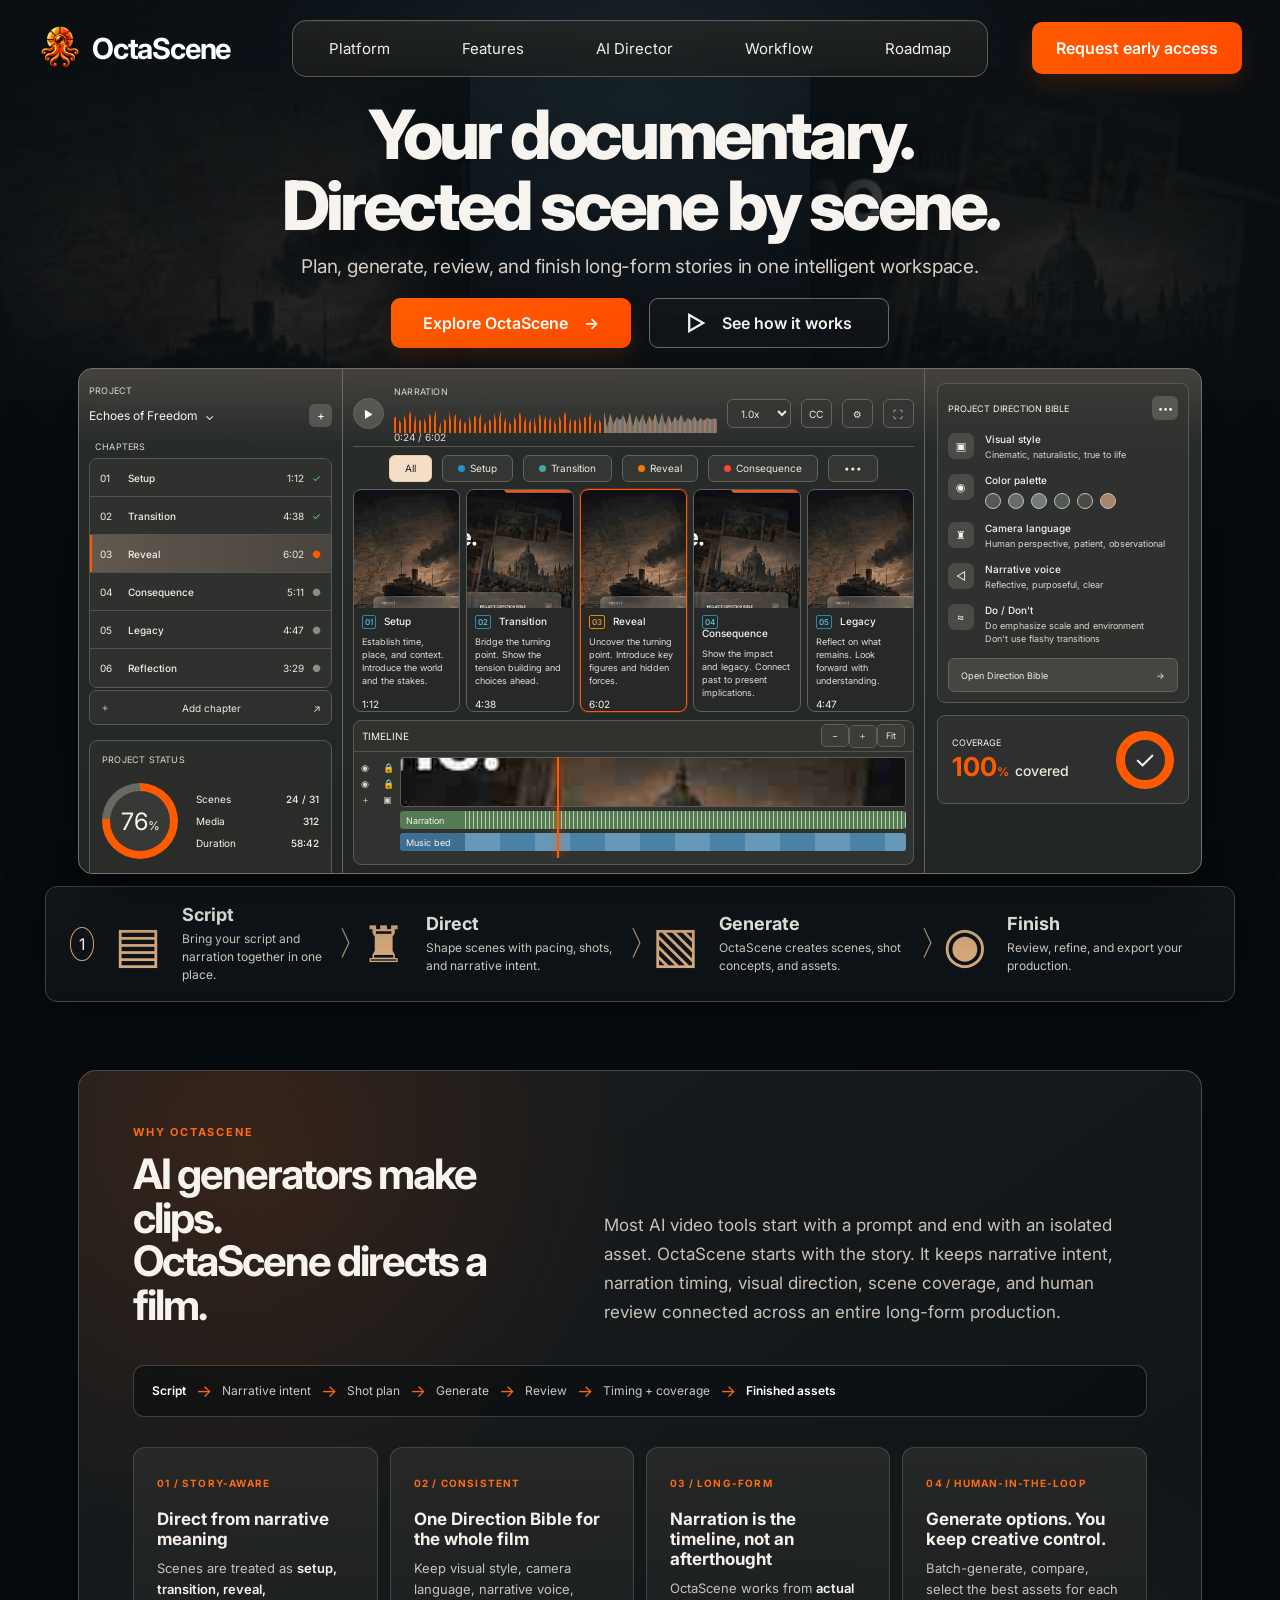
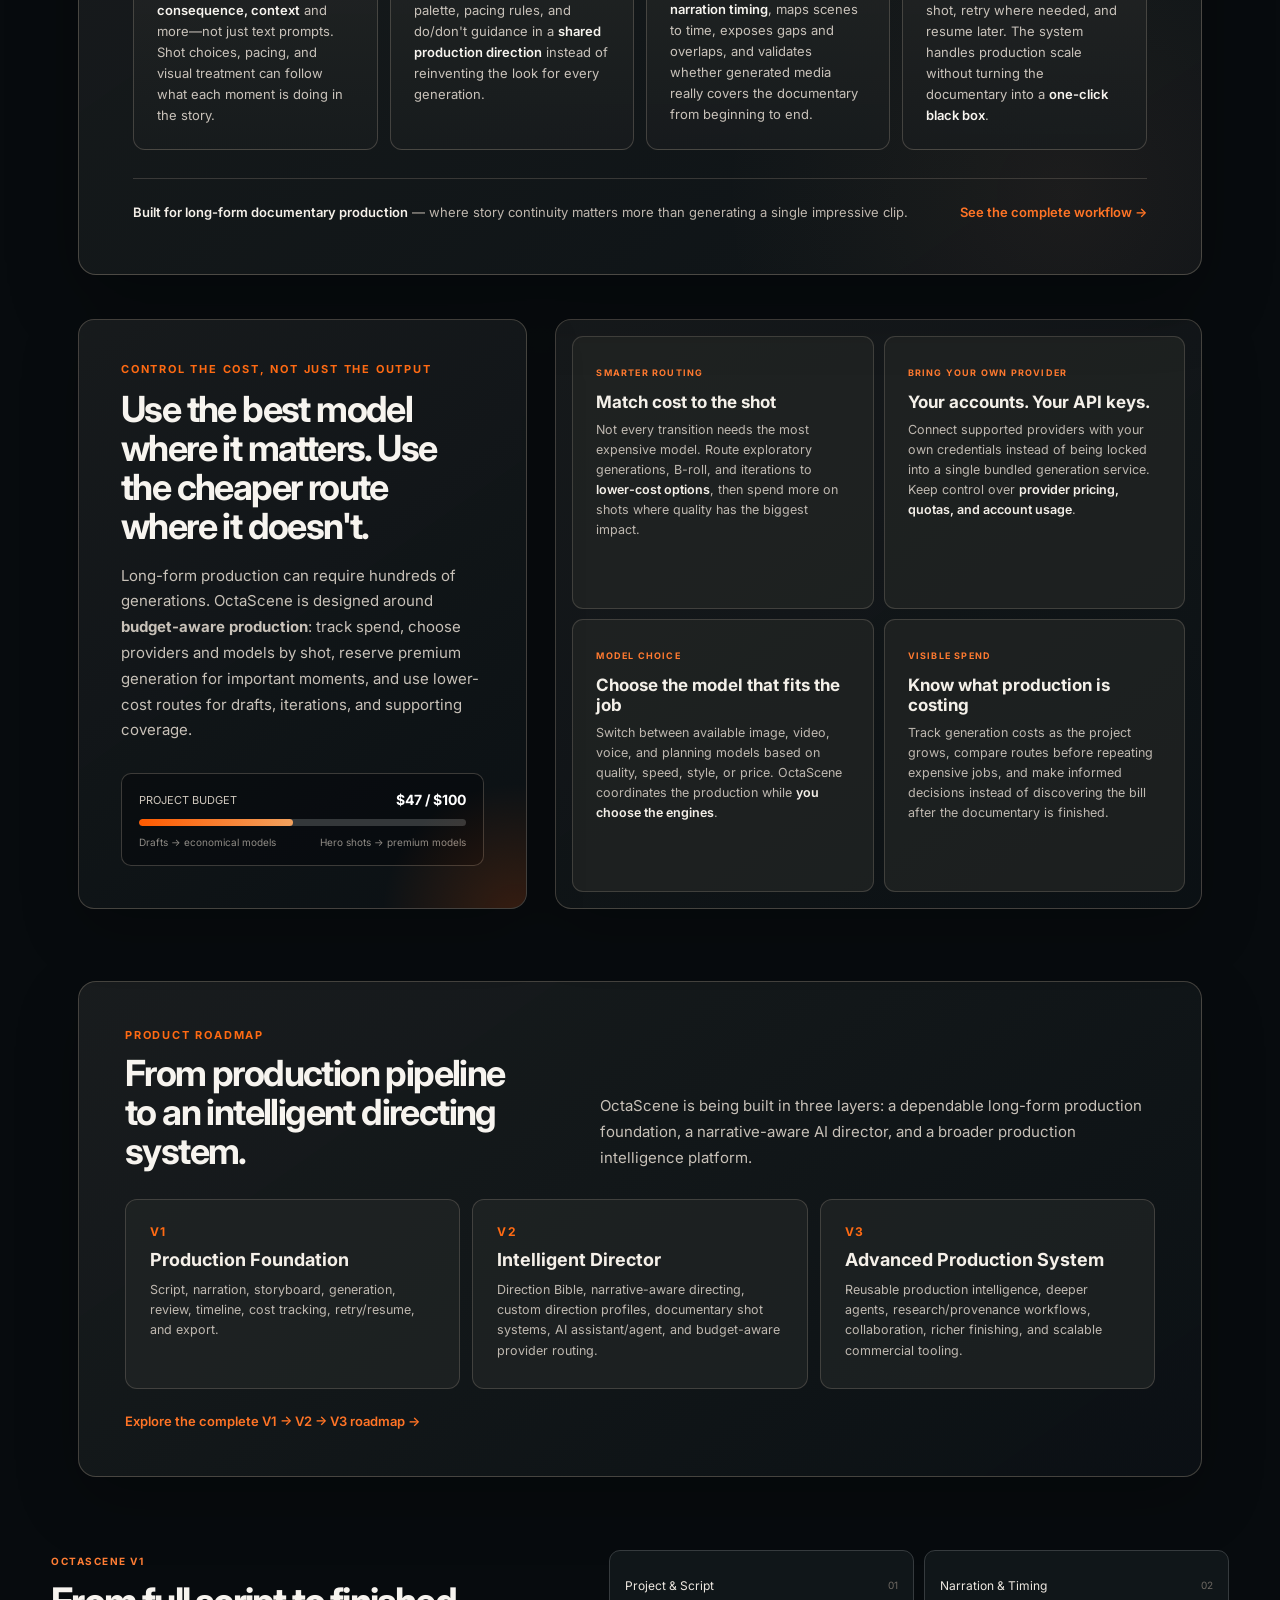
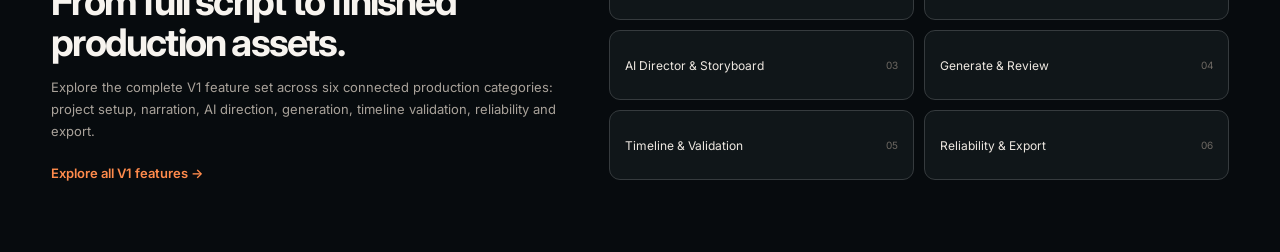
<file: index.html>
<!doctype html>
<html lang="en" data-theme="dark">
<head>
  <meta charset="utf-8" />
  <meta name="viewport" content="width=device-width,initial-scale=1" />
  <meta name="theme-color" content="#0b1014" />
  <title>OctaScene — Your documentary. Directed scene by scene.</title>
  <meta name="description" content="Plan, generate, review, and finish long-form documentaries in one intelligent workspace." />
  <link rel="preconnect" href="https://fonts.googleapis.com">
  <link rel="preconnect" href="https://fonts.gstatic.com" crossorigin>
  <link href="https://fonts.googleapis.com/css2?family=Inter:wght@400;500;600;700;800&display=swap" rel="stylesheet">
  <link rel="stylesheet" href="styles.css" />
  <style>
    .difference-section{width:87.8%;max-width:1350px;margin:68px auto 72px;padding:54px;border:1px solid rgba(126,117,106,.52);border-radius:18px;background:linear-gradient(145deg,rgba(31,34,34,.82),rgba(14,19,23,.92));box-shadow:0 26px 70px rgba(0,0,0,.28);position:relative;overflow:hidden}.difference-section:before{content:"";position:absolute;inset:0;background:radial-gradient(circle at 15% 10%,rgba(255,90,0,.13),transparent 32%),radial-gradient(circle at 88% 90%,rgba(191,142,94,.08),transparent 28%);pointer-events:none}.difference-head{position:relative;z-index:1;display:grid;grid-template-columns:.85fr 1.15fr;gap:70px;align-items:end;margin-bottom:38px}.difference-kicker{display:block;color:#ff6a13;font-size:11px;font-weight:700;letter-spacing:1.8px;margin-bottom:13px}.difference-head h2{font-size:42px;line-height:1.04;letter-spacing:-2px;margin:0;color:#f7f4ef}.difference-head p{margin:0;color:#c9c1b8;font-size:17px;line-height:1.7;max-width:660px}.difference-flow{position:relative;z-index:1;display:flex;align-items:center;gap:10px;margin:0 0 30px;padding:15px 18px;border:1px solid rgba(114,107,99,.5);border-radius:11px;background:rgba(8,12,15,.54);color:#cfc7bd;font-size:12px;overflow-x:auto;white-space:nowrap}.difference-flow b{color:#fff;font-weight:600}.difference-flow .arrow{color:#ff6510;font-size:17px}.difference-grid{position:relative;z-index:1;display:grid;grid-template-columns:repeat(4,1fr);gap:12px}.difference-card{min-height:210px;padding:23px;border:1px solid rgba(104,99,92,.55);border-radius:12px;background:linear-gradient(180deg,rgba(43,45,43,.78),rgba(24,28,30,.82));transition:transform .2s ease,border-color .2s ease}.difference-card:hover{transform:translateY(-3px);border-color:rgba(255,107,24,.55)}.difference-number{font-size:10px;color:#ff6a13;letter-spacing:1.2px;font-weight:700}.difference-card h3{font-size:17px;margin:18px 0 9px;color:#f5f0e9}.difference-card p{font-size:13px;line-height:1.62;color:#c9c2ba;margin:0}.difference-card strong{color:#f7f4ef;font-weight:600}.difference-note{position:relative;z-index:1;margin:28px 0 0;padding-top:25px;border-top:1px solid rgba(104,99,92,.45);display:flex;justify-content:space-between;gap:30px;align-items:center;color:#bfb7ae;font-size:13px}.difference-note b{color:#f5f0e9;font-weight:600}.difference-note a{color:#ff7426;text-decoration:none;font-weight:600;white-space:nowrap}.cost-control-section{width:87.8%;max-width:1350px;margin:-28px auto 72px;display:grid;grid-template-columns:.82fr 1.18fr;gap:28px;align-items:stretch}.cost-control-intro,.cost-control-grid{border:1px solid rgba(126,117,106,.46);border-radius:16px;background:linear-gradient(145deg,rgba(27,31,32,.82),rgba(12,17,21,.9));box-shadow:0 22px 58px rgba(0,0,0,.22)}.cost-control-intro{padding:42px;position:relative;overflow:hidden}.cost-control-intro:after{content:"";position:absolute;width:280px;height:280px;border-radius:50%;right:-130px;bottom:-150px;background:radial-gradient(circle,rgba(255,90,0,.18),transparent 68%);pointer-events:none}.cost-kicker{display:block;color:#ff6a13;font-size:11px;font-weight:700;letter-spacing:1.8px;margin-bottom:14px}.cost-control-intro h2{margin:0 0 17px;font-size:36px;line-height:1.08;letter-spacing:-1.6px;color:#f7f4ef}.cost-control-intro>p{margin:0;color:#c8c1b8;font-size:15px;line-height:1.72}.cost-meter{margin-top:30px;padding:17px;border:1px solid rgba(112,106,98,.5);border-radius:10px;background:rgba(7,11,14,.62)}.cost-meter-head{display:flex;justify-content:space-between;align-items:center;font-size:11px;color:#cfc7bd;margin-bottom:11px}.cost-meter-head strong{color:#fff;font-size:14px}.cost-meter-bar{height:7px;background:#34383a;border-radius:999px;overflow:hidden}.cost-meter-bar span{display:block;width:47%;height:100%;background:linear-gradient(90deg,#ff5a00,#f2a15e);border-radius:999px}.cost-meter-foot{display:flex;justify-content:space-between;gap:12px;margin-top:10px;color:#8f8b85;font-size:10px}.cost-control-grid{padding:16px;display:grid;grid-template-columns:repeat(2,1fr);gap:10px}.cost-card{padding:23px;border:1px solid rgba(104,99,92,.48);border-radius:11px;background:rgba(37,40,39,.66)}.cost-card-tag{font-size:9px;letter-spacing:1.2px;color:#ff7a30;font-weight:700}.cost-card h3{margin:12px 0 8px;font-size:17px;color:#f4f0e9}.cost-card p{margin:0;color:#bfb8b0;font-size:12.5px;line-height:1.6}.cost-card strong{color:#f5f0e9;font-weight:600}@media(max-width:980px){.difference-section{padding:34px 24px}.difference-head{grid-template-columns:1fr;gap:18px}.difference-grid{grid-template-columns:1fr 1fr}.difference-head h2{font-size:34px}.cost-control-section{grid-template-columns:1fr}.cost-control-intro{padding:34px 28px}}@media(max-width:620px){.difference-grid{grid-template-columns:1fr}.difference-note{align-items:flex-start;flex-direction:column}.difference-section{width:92%;margin-top:42px}.cost-control-section{width:92%;margin-top:-35px}.cost-control-grid{grid-template-columns:1fr}.cost-control-intro h2{font-size:30px}}
  </style>
</head>
<body>
  <div class="page-shell">
    <header class="site-header">
      <a class="brand" href="#top" aria-label="OctaScene home">
        <img src="assets/logo.svg" alt="" />
        <span>OctaScene</span>
      </a>
      <nav class="main-nav" aria-label="Primary navigation">
        <a href="#platform">Platform</a><a href="features.html">Features</a><a href="#director">AI Director</a><a href="#workflow">Workflow</a>
      </nav>
      <div class="header-actions"><button class="theme-toggle" type="button" aria-label="Toggle theme" title="Toggle theme"><span class="theme-icon">◐</span></button><a class="early-access" href="mailto:support@octascene.com?subject=OctaScene%20Early%20Access">Request early access</a></div>
    </header>
    <main id="top">
      <section class="hero" id="platform"><div class="hero-art hero-art-left" aria-hidden="true"></div><div class="hero-art hero-art-right" aria-hidden="true"></div><div class="hero-vignette" aria-hidden="true"></div><div class="hero-copy"><h1>Your documentary.<br />Directed scene by scene.</h1><p>Plan, generate, review, and finish long-form stories in one intelligent workspace.</p><div class="hero-buttons"><a class="primary-button" href="#director">Explore OctaScene <span>→</span></a><a class="secondary-button" href="#workflow"><span class="play">▷</span> See how it works</a></div></div></section>
      <section class="app-frame" id="director" aria-label="OctaScene workspace preview">
        <aside class="sidebar panel-col"><div class="sidebar-project"><div class="eyebrow">PROJECT</div><div class="project-name">Echoes of Freedom <span>⌄</span><button>+</button></div></div><div class="chapters-title">CHAPTERS</div><div class="chapter-list"><button class="chapter done"><span>01</span><b>Setup</b><em>1:12</em><i>✓</i></button><button class="chapter done"><span>02</span><b>Transition</b><em>4:38</em><i>✓</i></button><button class="chapter active"><span>03</span><b>Reveal</b><em>6:02</em><i>●</i></button><button class="chapter"><span>04</span><b>Consequence</b><em>5:11</em><i>●</i></button><button class="chapter"><span>05</span><b>Legacy</b><em>4:47</em><i>●</i></button><button class="chapter"><span>06</span><b>Reflection</b><em>3:29</em><i>●</i></button></div><button class="add-chapter">＋ <span>Add chapter</span><span>↗</span></button><div class="status-card"><div class="eyebrow">PROJECT STATUS</div><div class="status-grid"><div class="progress-ring"><span>76<small>%</small></span></div><div class="status-values"><div><span>Scenes</span><b>24 / 31</b></div><div><span>Media</span><b>312</b></div><div><span>Duration</span><b>58:42</b></div></div></div></div></aside>
        <div class="workspace panel-col"><div class="narration-row"><button class="round-play">▶</button><div class="wave-wrap"><div class="eyebrow narration-label">NARRATION</div><div class="waveform" aria-hidden="true"></div><div class="timecode">0:24 / 6:02</div></div><select class="speed" aria-label="Playback speed"><option>1.0x</option><option>1.25x</option><option>1.5x</option></select><button class="icon-btn">CC</button><button class="icon-btn">⚙</button><button class="icon-btn">⛶</button></div><div class="filter-row"><button class="filter active">All</button><button class="filter"><span class="dot blue"></span>Setup</button><button class="filter"><span class="dot teal"></span>Transition</button><button class="filter"><span class="dot orange"></span>Reveal</button><button class="filter"><span class="dot red"></span>Consequence</button><button class="filter">•••</button></div><div class="scene-strip"><article class="scene-card"><img src="assets/scene-1.jpg" alt="Cinematic ship at sea" /><div class="scene-body"><h3><span>01</span> Setup</h3><p>Establish time, place, and context. Introduce the world and the stakes.</p><time>1:12</time></div></article><article class="scene-card"><img src="assets/scene-2.jpg" alt="Historic city crowd" /><div class="scene-body"><h3><span>02</span> Transition</h3><p>Bridge the turning point. Show the tension building and choices ahead.</p><time>4:38</time></div></article><article class="scene-card selected"><img src="assets/scene-3.jpg" alt="Historic protest crowd" /><div class="scene-body"><h3><span>03</span> Reveal</h3><p>Uncover the turning point. Introduce key figures and hidden forces.</p><time>6:02</time></div></article><article class="scene-card"><img src="assets/scene-4.jpg" alt="Archival document" /><div class="scene-body"><h3><span>04</span> Consequence</h3><p>Show the impact and legacy. Connect past to present implications.</p><time>5:11</time></div></article><article class="scene-card"><img src="assets/scene-5.jpg" alt="Dark historic street" /><div class="scene-body"><h3><span>05</span> Legacy</h3><p>Reflect on what remains. Look forward with understanding.</p><time>4:47</time></div></article></div><div class="timeline-box"><div class="timeline-head"><span>TIMELINE</span><div><button>−</button><button>＋</button><button>Fit</button></div></div><div class="timeline-content"><div class="track-controls"><span>◉</span><span>🔒</span><span>◉</span><span>🔒</span><span>＋</span><span>▣</span></div><div class="tracks"><div class="image-track"><img src="assets/timeline.jpg" alt="Documentary scene timeline" /></div><div class="audio-track narration-track"><span>Narration</span><div class="mini-wave"></div></div><div class="audio-track music-track"><span>Music bed</span><div class="music-bars"></div></div><div class="playhead"><label>2:41</label></div></div></div></div></div>
        <aside class="direction panel-col"><div class="direction-card"><div class="direction-head"><span>PROJECT DIRECTION BIBLE</span><button>•••</button></div><div class="rule"><i>▣</i><div><b>Visual style</b><span>Cinematic, naturalistic, true to life</span></div></div><div class="rule"><i>◉</i><div><b>Color palette</b><div class="palette"><span></span><span></span><span></span><span></span><span></span><span></span></div></div></div><div class="rule"><i>♜</i><div><b>Camera language</b><span>Human perspective, patient, observational</span></div></div><div class="rule"><i>◁</i><div><b>Narrative voice</b><span>Reflective, purposeful, clear</span></div></div><div class="rule"><i>≈</i><div><b>Do / Don't</b><span>Do emphasize scale and environment<br />Don't use flashy transitions</span></div></div><button class="open-bible">Open Direction Bible <span>→</span></button></div><div class="coverage-card"><div><span>COVERAGE</span><strong>100<small>%</small> <em>covered</em></strong></div><div class="check-ring">✓</div></div></aside>
      </section>
      <section class="workflow" id="workflow"><article><div class="step-no">1</div><div class="step-icon paper">▤</div><div><h3>Script</h3><p>Bring your script and narration together in one place.</p></div></article><span class="chev">〉</span><article><div class="step-icon chair">♜</div><div><h3>Direct</h3><p>Shape scenes with pacing, shots, and narrative intent.</p></div></article><span class="chev">〉</span><article><div class="step-icon frame">▧</div><div><h3>Generate</h3><p>OctaScene creates scenes, shot concepts, and assets.</p></div></article><span class="chev">〉</span><article><div class="step-icon reel">◉</div><div><h3>Finish</h3><p>Review, refine, and export your production.</p></div></article></section>

      <section class="difference-section" id="why-octascene">
        <div class="difference-head">
          <div><span class="difference-kicker">WHY OCTASCENE</span><h2>AI generators make clips.<br />OctaScene directs a film.</h2></div>
          <p>Most AI video tools start with a prompt and end with an isolated asset. OctaScene starts with the story. It keeps narrative intent, narration timing, visual direction, scene coverage, and human review connected across an entire long-form production.</p>
        </div>
        <div class="difference-flow" aria-label="OctaScene production flow"><b>Script</b><span class="arrow">→</span><span>Narrative intent</span><span class="arrow">→</span><span>Shot plan</span><span class="arrow">→</span><span>Generate</span><span class="arrow">→</span><span>Review</span><span class="arrow">→</span><span>Timing + coverage</span><span class="arrow">→</span><b>Finished assets</b></div>
        <div class="difference-grid">
          <article class="difference-card"><span class="difference-number">01 / STORY-AWARE</span><h3>Direct from narrative meaning</h3><p>Scenes are treated as <strong>setup, transition, reveal, consequence, context</strong> and more—not just text prompts. Shot choices, pacing, and visual treatment can follow what each moment is doing in the story.</p></article>
          <article class="difference-card"><span class="difference-number">02 / CONSISTENT</span><h3>One Direction Bible for the whole film</h3><p>Keep visual style, camera language, narrative voice, palette, pacing rules, and do/don't guidance in a <strong>shared production direction</strong> instead of reinventing the look for every generation.</p></article>
          <article class="difference-card"><span class="difference-number">03 / LONG-FORM</span><h3>Narration is the timeline, not an afterthought</h3><p>OctaScene works from <strong>actual narration timing</strong>, maps scenes to time, exposes gaps and overlaps, and validates whether generated media really covers the documentary from beginning to end.</p></article>
          <article class="difference-card"><span class="difference-number">04 / HUMAN-IN-THE-LOOP</span><h3>Generate options. You keep creative control.</h3><p>Batch-generate, compare, select the best assets for each shot, retry where needed, and resume later. The system handles production scale without turning the documentary into a <strong>one-click black box</strong>.</p></article>
        </div>
        <div class="difference-note"><span><b>Built for long-form documentary production</b> — where story continuity matters more than generating a single impressive clip.</span><a href="features.html">See the complete workflow →</a></div>
      </section>

      <section class="cost-control-section" id="cost-control">
        <div class="cost-control-intro">
          <span class="cost-kicker">CONTROL THE COST, NOT JUST THE OUTPUT</span>
          <h2>Use the best model where it matters. Use the cheaper route where it doesn't.</h2>
          <p>Long-form production can require hundreds of generations. OctaScene is designed around <strong>budget-aware production</strong>: track spend, choose providers and models by shot, reserve premium generation for important moments, and use lower-cost routes for drafts, iterations, and supporting coverage.</p>
          <div class="cost-meter" aria-label="Example project budget"><div class="cost-meter-head"><span>PROJECT BUDGET</span><strong>$47 / $100</strong></div><div class="cost-meter-bar"><span></span></div><div class="cost-meter-foot"><span>Drafts → economical models</span><span>Hero shots → premium models</span></div></div>
        </div>
        <div class="cost-control-grid">
          <article class="cost-card"><span class="cost-card-tag">SMARTER ROUTING</span><h3>Match cost to the shot</h3><p>Not every transition needs the most expensive model. Route exploratory generations, B-roll, and iterations to <strong>lower-cost options</strong>, then spend more on shots where quality has the biggest impact.</p></article>
          <article class="cost-card"><span class="cost-card-tag">BRING YOUR OWN PROVIDER</span><h3>Your accounts. Your API keys.</h3><p>Connect supported providers with your own credentials instead of being locked into a single bundled generation service. Keep control over <strong>provider pricing, quotas, and account usage</strong>.</p></article>
          <article class="cost-card"><span class="cost-card-tag">MODEL CHOICE</span><h3>Choose the model that fits the job</h3><p>Switch between available image, video, voice, and planning models based on quality, speed, style, or price. OctaScene coordinates the production while <strong>you choose the engines</strong>.</p></article>
          <article class="cost-card"><span class="cost-card-tag">VISIBLE SPEND</span><h3>Know what production is costing</h3><p>Track generation costs as the project grows, compare routes before repeating expensive jobs, and make informed decisions instead of discovering the bill after the documentary is finished.</p></article>
        </div>
      </section>

      <section class="v1-teaser" id="resources"><div class="v1-teaser-copy"><span>OCTASCENE V1</span><h2>From full script to finished production assets.</h2><p>Explore the complete V1 feature set across six connected production categories: project setup, narration, AI direction, generation, timeline validation, reliability and export.</p><a href="features.html">Explore all V1 features →</a></div><div class="v1-mini-grid"><a href="features/project-script.html">Project & Script <span>01</span></a><a href="features/narration.html">Narration & Timing <span>02</span></a><a href="features/director.html">AI Director & Storyboard <span>03</span></a><a href="features/generation-review.html">Generate & Review <span>04</span></a><a href="features/timeline-validation.html">Timeline & Validation <span>05</span></a><a href="features/reliability-export.html">Reliability & Export <span>06</span></a></div></section>
    </main>
  </div><script src="script.js"></script>
</body></html>
</file>
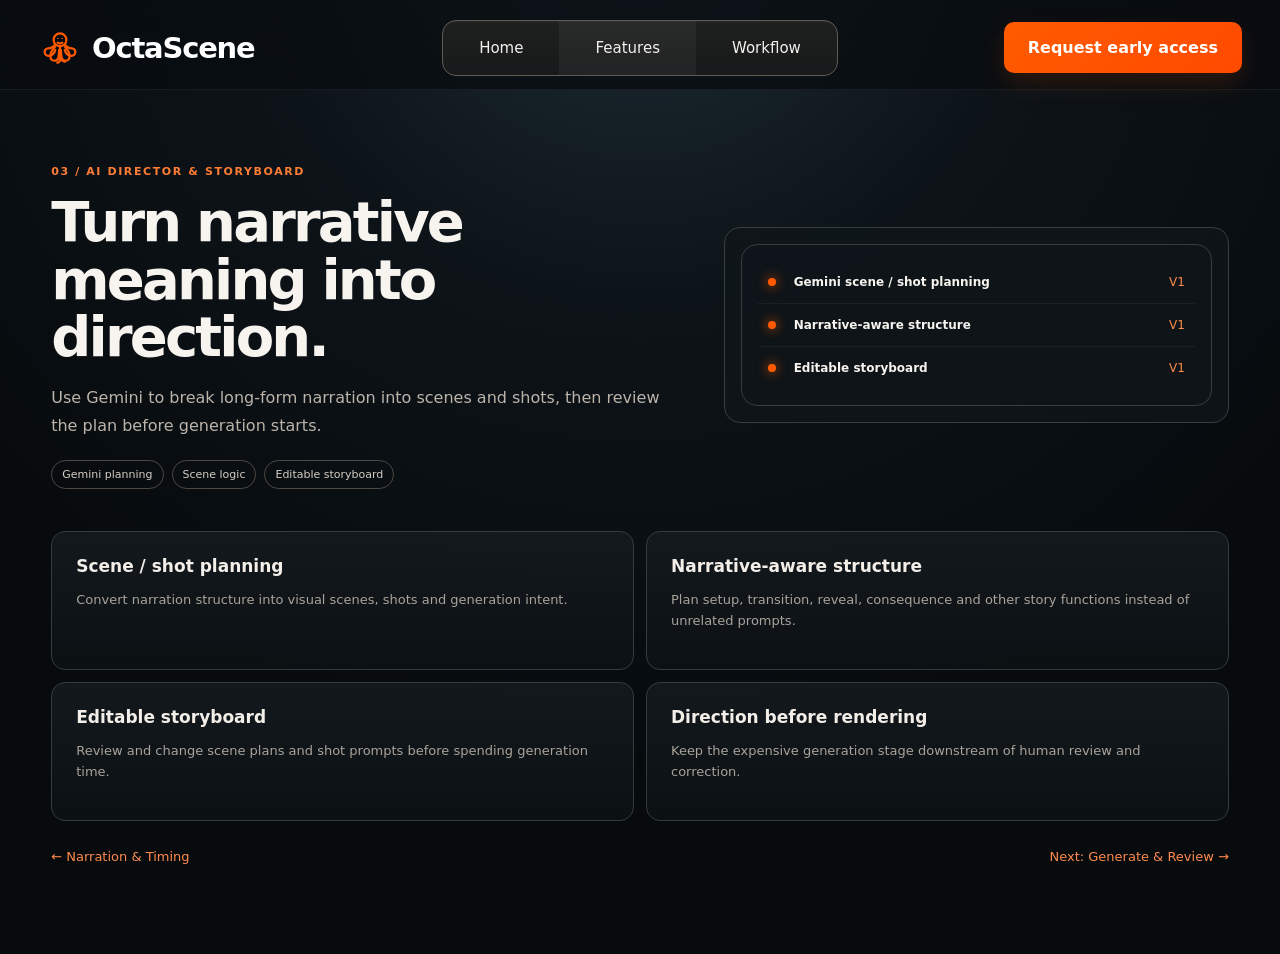
<file: features/director.html>
<!doctype html><html lang="en" data-theme="dark"><head><meta charset="utf-8"><meta name="viewport" content="width=device-width,initial-scale=1"><title>OctaScene — AI Director & Storyboard</title><link rel="stylesheet" href="../styles.css"><link rel="stylesheet" href="../features.css"></head><body><div class="feature-page-shell"><header class="site-header inner-header"><a class="brand" href="../index.html"><img src="../assets/logo.svg" alt=""><span>OctaScene</span></a><nav class="main-nav"><a href="../index.html">Home</a><a class="nav-active" href="../features.html">Features</a><a href="../index.html#workflow">Workflow</a></nav><div class="header-actions"><a class="early-access" href="mailto:support@octascene.com">Request early access</a></div></header><main class="detail-page"><section class="detail-top"><div><span class="detail-kicker">03 / AI DIRECTOR & STORYBOARD</span><h1>Turn narrative meaning into direction.</h1><p>Use Gemini to break long-form narration into scenes and shots, then review the plan before generation starts.</p><div class="category-badges"><span>Gemini planning</span><span>Scene logic</span><span>Editable storyboard</span></div></div><div class="detail-visual"><div class="mock-stack"><div class="mock-row"><div class="mock-dot"></div><strong>Gemini scene / shot planning</strong><span>V1</span></div><div class="mock-row"><div class="mock-dot"></div><strong>Narrative-aware structure</strong><span>V1</span></div><div class="mock-row"><div class="mock-dot"></div><strong>Editable storyboard</strong><span>V1</span></div></div></div></section><section class="detail-grid"><article class="detail-feature"><h3>Scene / shot planning</h3><p>Convert narration structure into visual scenes, shots and generation intent.</p></article><article class="detail-feature"><h3>Narrative-aware structure</h3><p>Plan setup, transition, reveal, consequence and other story functions instead of unrelated prompts.</p></article><article class="detail-feature"><h3>Editable storyboard</h3><p>Review and change scene plans and shot prompts before spending generation time.</p></article><article class="detail-feature"><h3>Direction before rendering</h3><p>Keep the expensive generation stage downstream of human review and correction.</p></article></section><nav class="detail-nav"><a href="narration.html">← Narration & Timing</a><a href="generation-review.html">Next: Generate & Review →</a></nav></main></div></body></html>
</file>
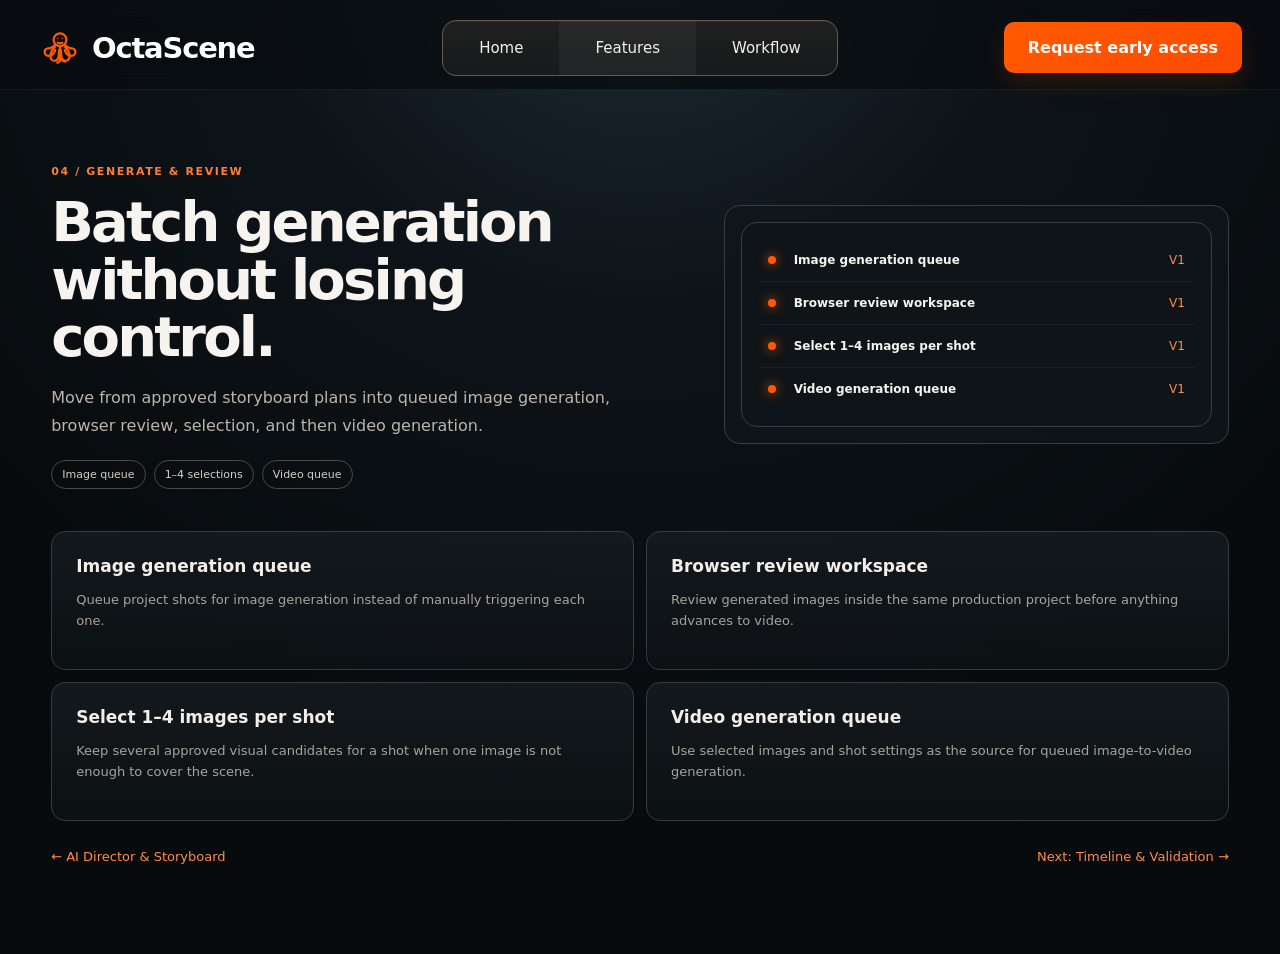
<file: features/generation-review.html>
<!doctype html><html lang="en" data-theme="dark"><head><meta charset="utf-8"><meta name="viewport" content="width=device-width,initial-scale=1"><title>OctaScene — Generate & Review</title><link rel="stylesheet" href="../styles.css"><link rel="stylesheet" href="../features.css"></head><body><div class="feature-page-shell"><header class="site-header inner-header"><a class="brand" href="../index.html"><img src="../assets/logo.svg" alt=""><span>OctaScene</span></a><nav class="main-nav"><a href="../index.html">Home</a><a class="nav-active" href="../features.html">Features</a><a href="../index.html#workflow">Workflow</a></nav><div class="header-actions"><a class="early-access" href="mailto:support@octascene.com">Request early access</a></div></header><main class="detail-page"><section class="detail-top"><div><span class="detail-kicker">04 / GENERATE & REVIEW</span><h1>Batch generation without losing control.</h1><p>Move from approved storyboard plans into queued image generation, browser review, selection, and then video generation.</p><div class="category-badges"><span>Image queue</span><span>1–4 selections</span><span>Video queue</span></div></div><div class="detail-visual"><div class="mock-stack"><div class="mock-row"><div class="mock-dot"></div><strong>Image generation queue</strong><span>V1</span></div><div class="mock-row"><div class="mock-dot"></div><strong>Browser review workspace</strong><span>V1</span></div><div class="mock-row"><div class="mock-dot"></div><strong>Select 1–4 images per shot</strong><span>V1</span></div><div class="mock-row"><div class="mock-dot"></div><strong>Video generation queue</strong><span>V1</span></div></div></div></section><section class="detail-grid"><article class="detail-feature"><h3>Image generation queue</h3><p>Queue project shots for image generation instead of manually triggering each one.</p></article><article class="detail-feature"><h3>Browser review workspace</h3><p>Review generated images inside the same production project before anything advances to video.</p></article><article class="detail-feature"><h3>Select 1–4 images per shot</h3><p>Keep several approved visual candidates for a shot when one image is not enough to cover the scene.</p></article><article class="detail-feature"><h3>Video generation queue</h3><p>Use selected images and shot settings as the source for queued image-to-video generation.</p></article></section><nav class="detail-nav"><a href="director.html">← AI Director & Storyboard</a><a href="timeline-validation.html">Next: Timeline & Validation →</a></nav></main></div></body></html>
</file>
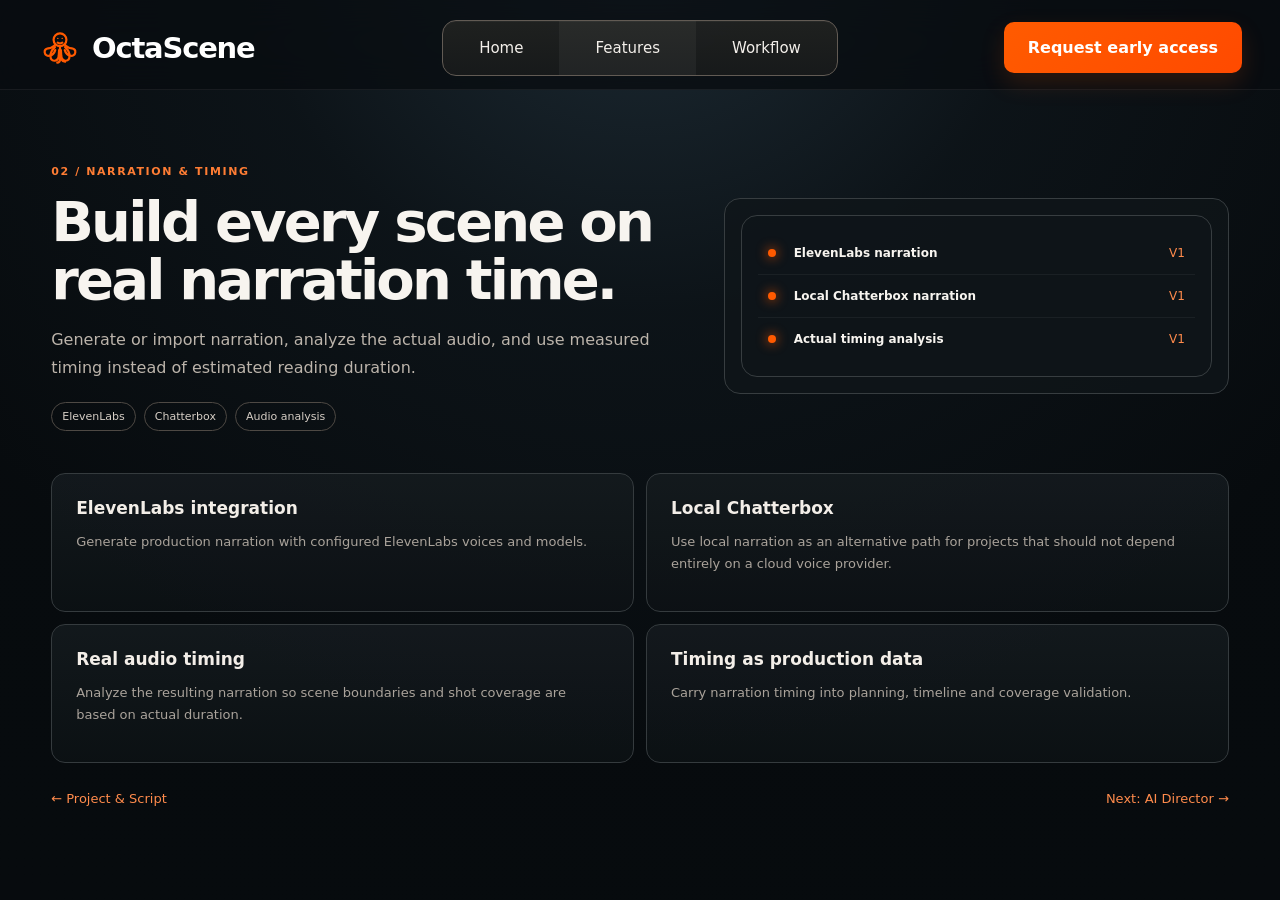
<file: features/narration.html>
<!doctype html><html lang="en" data-theme="dark"><head><meta charset="utf-8"><meta name="viewport" content="width=device-width,initial-scale=1"><title>OctaScene — Narration & Timing</title><link rel="stylesheet" href="../styles.css"><link rel="stylesheet" href="../features.css"></head><body><div class="feature-page-shell"><header class="site-header inner-header"><a class="brand" href="../index.html"><img src="../assets/logo.svg" alt=""><span>OctaScene</span></a><nav class="main-nav"><a href="../index.html">Home</a><a class="nav-active" href="../features.html">Features</a><a href="../index.html#workflow">Workflow</a></nav><div class="header-actions"><a class="early-access" href="mailto:support@octascene.com">Request early access</a></div></header><main class="detail-page"><section class="detail-top"><div><span class="detail-kicker">02 / NARRATION & TIMING</span><h1>Build every scene on real narration time.</h1><p>Generate or import narration, analyze the actual audio, and use measured timing instead of estimated reading duration.</p><div class="category-badges"><span>ElevenLabs</span><span>Chatterbox</span><span>Audio analysis</span></div></div><div class="detail-visual"><div class="mock-stack"><div class="mock-row"><div class="mock-dot"></div><strong>ElevenLabs narration</strong><span>V1</span></div><div class="mock-row"><div class="mock-dot"></div><strong>Local Chatterbox narration</strong><span>V1</span></div><div class="mock-row"><div class="mock-dot"></div><strong>Actual timing analysis</strong><span>V1</span></div></div></div></section><section class="detail-grid"><article class="detail-feature"><h3>ElevenLabs integration</h3><p>Generate production narration with configured ElevenLabs voices and models.</p></article><article class="detail-feature"><h3>Local Chatterbox</h3><p>Use local narration as an alternative path for projects that should not depend entirely on a cloud voice provider.</p></article><article class="detail-feature"><h3>Real audio timing</h3><p>Analyze the resulting narration so scene boundaries and shot coverage are based on actual duration.</p></article><article class="detail-feature"><h3>Timing as production data</h3><p>Carry narration timing into planning, timeline and coverage validation.</p></article></section><nav class="detail-nav"><a href="project-script.html">← Project & Script</a><a href="director.html">Next: AI Director →</a></nav></main></div></body></html>
</file>
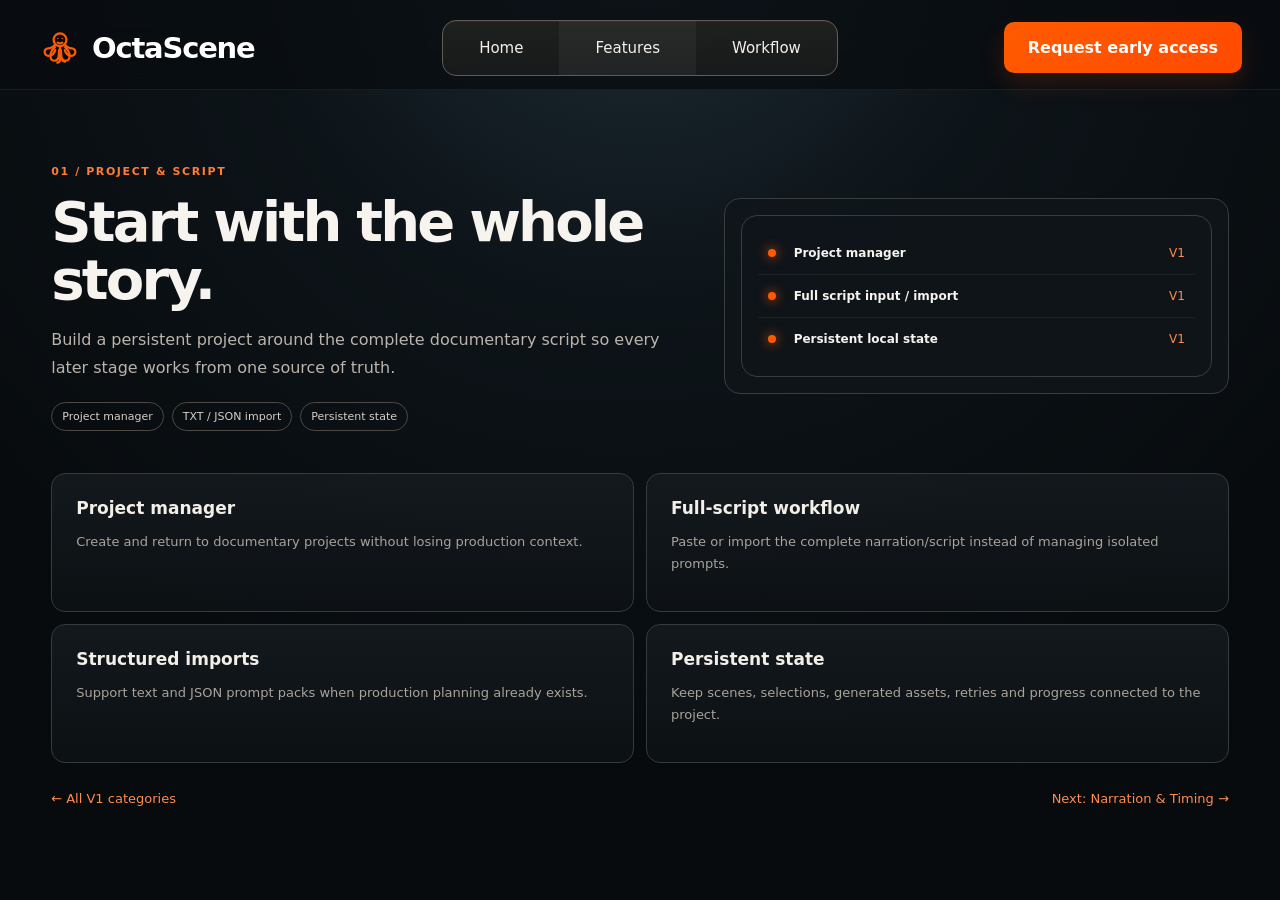
<file: features/project-script.html>
<!doctype html><html lang="en" data-theme="dark"><head><meta charset="utf-8"><meta name="viewport" content="width=device-width,initial-scale=1"><title>OctaScene — Project & Script</title><link rel="stylesheet" href="../styles.css"><link rel="stylesheet" href="../features.css"></head><body><div class="feature-page-shell"><header class="site-header inner-header"><a class="brand" href="../index.html"><img src="../assets/logo.svg" alt=""><span>OctaScene</span></a><nav class="main-nav"><a href="../index.html">Home</a><a class="nav-active" href="../features.html">Features</a><a href="../index.html#workflow">Workflow</a></nav><div class="header-actions"><a class="early-access" href="mailto:support@octascene.com">Request early access</a></div></header><main class="detail-page"><section class="detail-top"><div><span class="detail-kicker">01 / PROJECT & SCRIPT</span><h1>Start with the whole story.</h1><p>Build a persistent project around the complete documentary script so every later stage works from one source of truth.</p><div class="category-badges"><span>Project manager</span><span>TXT / JSON import</span><span>Persistent state</span></div></div><div class="detail-visual"><div class="mock-stack"><div class="mock-row"><div class="mock-dot"></div><strong>Project manager</strong><span>V1</span></div><div class="mock-row"><div class="mock-dot"></div><strong>Full script input / import</strong><span>V1</span></div><div class="mock-row"><div class="mock-dot"></div><strong>Persistent local state</strong><span>V1</span></div></div></div></section><section class="detail-grid"><article class="detail-feature"><h3>Project manager</h3><p>Create and return to documentary projects without losing production context.</p></article><article class="detail-feature"><h3>Full-script workflow</h3><p>Paste or import the complete narration/script instead of managing isolated prompts.</p></article><article class="detail-feature"><h3>Structured imports</h3><p>Support text and JSON prompt packs when production planning already exists.</p></article><article class="detail-feature"><h3>Persistent state</h3><p>Keep scenes, selections, generated assets, retries and progress connected to the project.</p></article></section><nav class="detail-nav"><a href="../features.html">← All V1 categories</a><a href="narration.html">Next: Narration & Timing →</a></nav></main></div></body></html>
</file>
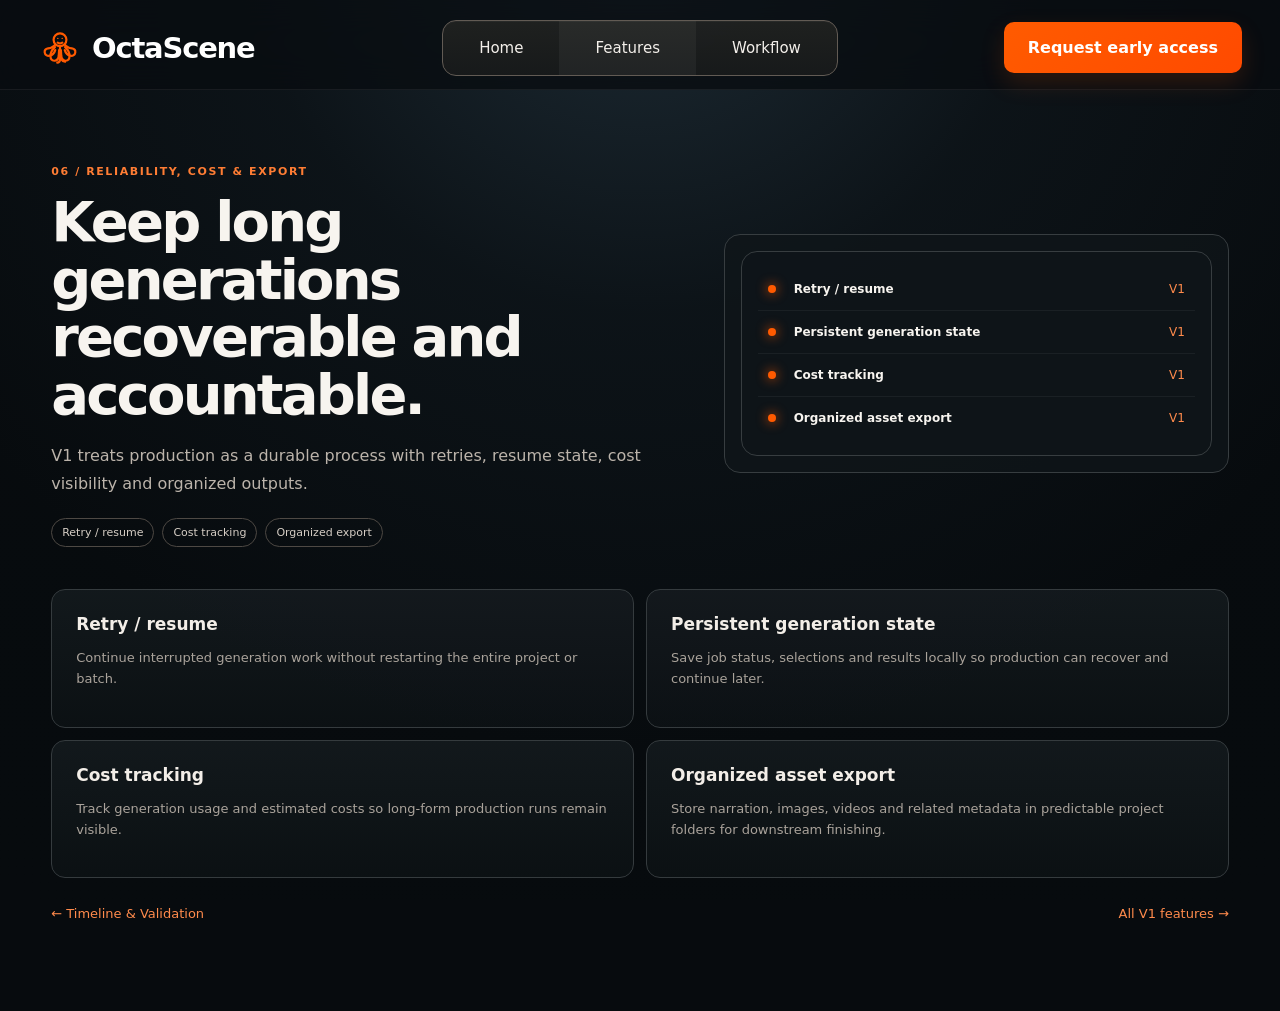
<file: features/reliability-export.html>
<!doctype html><html lang="en" data-theme="dark"><head><meta charset="utf-8"><meta name="viewport" content="width=device-width,initial-scale=1"><title>OctaScene — Reliability, Cost & Export</title><link rel="stylesheet" href="../styles.css"><link rel="stylesheet" href="../features.css"></head><body><div class="feature-page-shell"><header class="site-header inner-header"><a class="brand" href="../index.html"><img src="../assets/logo.svg" alt=""><span>OctaScene</span></a><nav class="main-nav"><a href="../index.html">Home</a><a class="nav-active" href="../features.html">Features</a><a href="../index.html#workflow">Workflow</a></nav><div class="header-actions"><a class="early-access" href="mailto:support@octascene.com">Request early access</a></div></header><main class="detail-page"><section class="detail-top"><div><span class="detail-kicker">06 / RELIABILITY, COST & EXPORT</span><h1>Keep long generations recoverable and accountable.</h1><p>V1 treats production as a durable process with retries, resume state, cost visibility and organized outputs.</p><div class="category-badges"><span>Retry / resume</span><span>Cost tracking</span><span>Organized export</span></div></div><div class="detail-visual"><div class="mock-stack"><div class="mock-row"><div class="mock-dot"></div><strong>Retry / resume</strong><span>V1</span></div><div class="mock-row"><div class="mock-dot"></div><strong>Persistent generation state</strong><span>V1</span></div><div class="mock-row"><div class="mock-dot"></div><strong>Cost tracking</strong><span>V1</span></div><div class="mock-row"><div class="mock-dot"></div><strong>Organized asset export</strong><span>V1</span></div></div></div></section><section class="detail-grid"><article class="detail-feature"><h3>Retry / resume</h3><p>Continue interrupted generation work without restarting the entire project or batch.</p></article><article class="detail-feature"><h3>Persistent generation state</h3><p>Save job status, selections and results locally so production can recover and continue later.</p></article><article class="detail-feature"><h3>Cost tracking</h3><p>Track generation usage and estimated costs so long-form production runs remain visible.</p></article><article class="detail-feature"><h3>Organized asset export</h3><p>Store narration, images, videos and related metadata in predictable project folders for downstream finishing.</p></article></section><nav class="detail-nav"><a href="timeline-validation.html">← Timeline & Validation</a><a href="../features.html">All V1 features →</a></nav></main></div></body></html>
</file>
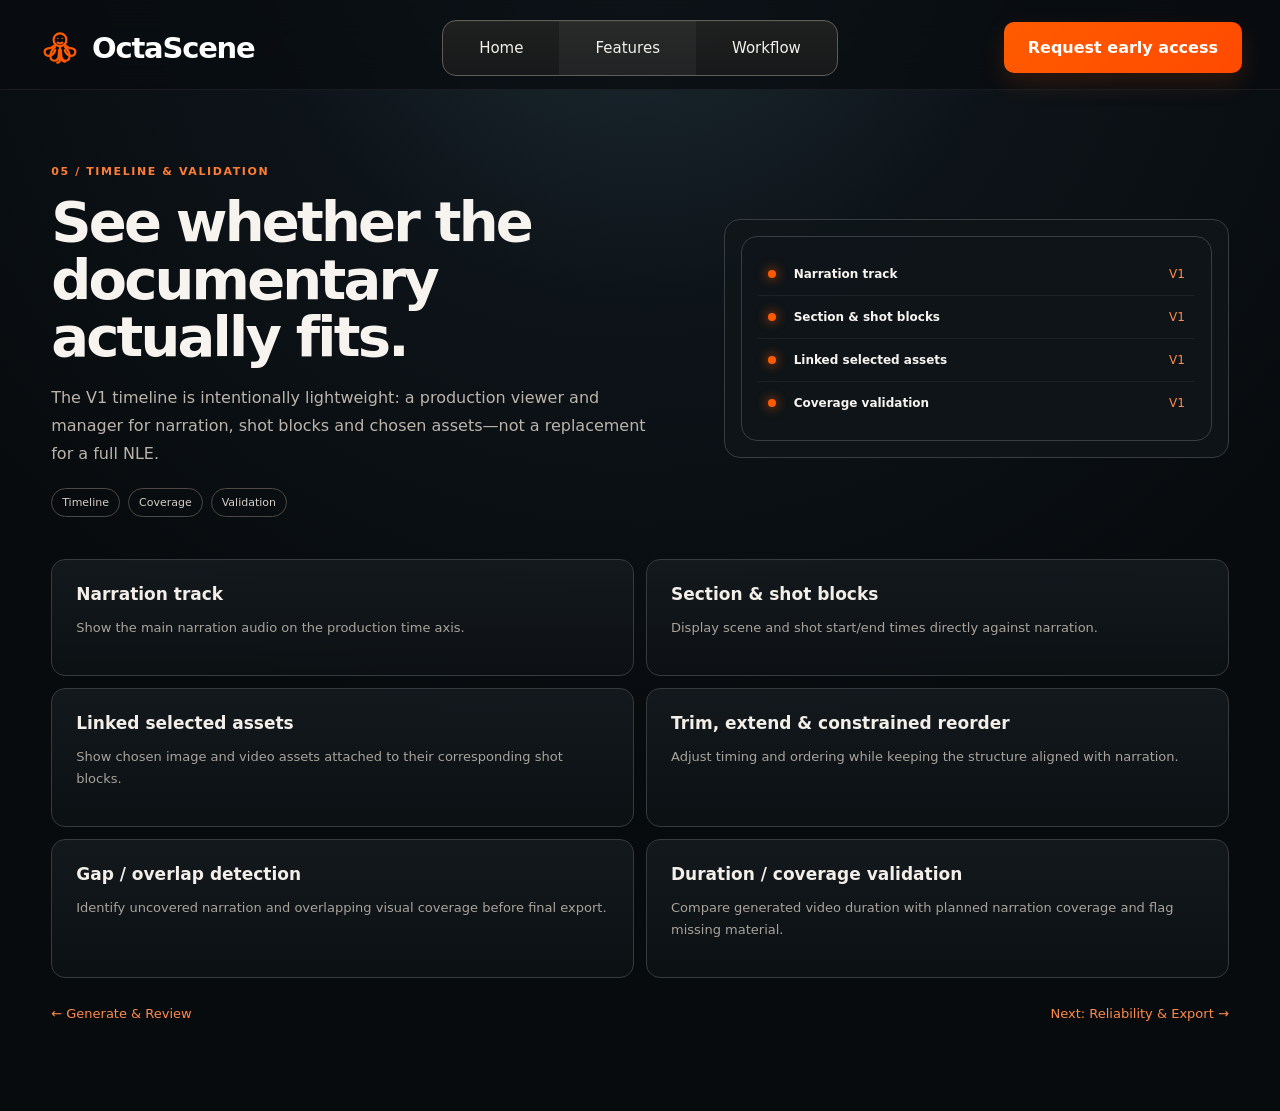
<file: features/timeline-validation.html>
<!doctype html><html lang="en" data-theme="dark"><head><meta charset="utf-8"><meta name="viewport" content="width=device-width,initial-scale=1"><title>OctaScene — Timeline & Validation</title><link rel="stylesheet" href="../styles.css"><link rel="stylesheet" href="../features.css"></head><body><div class="feature-page-shell"><header class="site-header inner-header"><a class="brand" href="../index.html"><img src="../assets/logo.svg" alt=""><span>OctaScene</span></a><nav class="main-nav"><a href="../index.html">Home</a><a class="nav-active" href="../features.html">Features</a><a href="../index.html#workflow">Workflow</a></nav><div class="header-actions"><a class="early-access" href="mailto:support@octascene.com">Request early access</a></div></header><main class="detail-page"><section class="detail-top"><div><span class="detail-kicker">05 / TIMELINE & VALIDATION</span><h1>See whether the documentary actually fits.</h1><p>The V1 timeline is intentionally lightweight: a production viewer and manager for narration, shot blocks and chosen assets—not a replacement for a full NLE.</p><div class="category-badges"><span>Timeline</span><span>Coverage</span><span>Validation</span></div></div><div class="detail-visual"><div class="mock-stack"><div class="mock-row"><div class="mock-dot"></div><strong>Narration track</strong><span>V1</span></div><div class="mock-row"><div class="mock-dot"></div><strong>Section & shot blocks</strong><span>V1</span></div><div class="mock-row"><div class="mock-dot"></div><strong>Linked selected assets</strong><span>V1</span></div><div class="mock-row"><div class="mock-dot"></div><strong>Coverage validation</strong><span>V1</span></div></div></div></section><section class="detail-grid"><article class="detail-feature"><h3>Narration track</h3><p>Show the main narration audio on the production time axis.</p></article><article class="detail-feature"><h3>Section & shot blocks</h3><p>Display scene and shot start/end times directly against narration.</p></article><article class="detail-feature"><h3>Linked selected assets</h3><p>Show chosen image and video assets attached to their corresponding shot blocks.</p></article><article class="detail-feature"><h3>Trim, extend & constrained reorder</h3><p>Adjust timing and ordering while keeping the structure aligned with narration.</p></article><article class="detail-feature"><h3>Gap / overlap detection</h3><p>Identify uncovered narration and overlapping visual coverage before final export.</p></article><article class="detail-feature"><h3>Duration / coverage validation</h3><p>Compare generated video duration with planned narration coverage and flag missing material.</p></article></section><nav class="detail-nav"><a href="generation-review.html">← Generate & Review</a><a href="reliability-export.html">Next: Reliability & Export →</a></nav></main></div></body></html>
</file>
<file: styles.css>
:root{
  --bg:#0a0f13;
  --bg2:#11161a;
  --panel:#252727d9;
  --panel2:#343330d9;
  --line:#6c645c99;
  --line-soft:#4a474399;
  --text:#f7f4ef;
  --muted:#cfc7bd;
  --orange:#ff5a00;
  --orange2:#ff6b00;
  --green:#69c67a;
  --blue:#2b98d4;
  --teal:#46b1a8;
  --red:#ff5538;
  --shadow:0 26px 70px rgba(0,0,0,.42);
}
*{box-sizing:border-box} html{scroll-behavior:smooth} body{margin:0;font-family:Inter,system-ui,-apple-system,Segoe UI,sans-serif;background:radial-gradient(circle at 50% -10%,#18232b 0,#0a0f13 42%,#070b0e 100%);color:var(--text);min-width:320px} button,a,select{font:inherit}.page-shell{min-height:100vh;overflow:hidden}.site-header{height:90px;padding:22px 38px;display:grid;grid-template-columns:1fr auto 1fr;align-items:center;position:relative;z-index:20}.brand{display:flex;align-items:center;gap:10px;color:#fff;text-decoration:none;font-size:29px;font-weight:700;letter-spacing:-1.2px}.brand img{width:44px;height:44px}.main-nav{display:flex;gap:0;border:1px solid #625b54;background:linear-gradient(180deg,#272724b8,#1c1d1db8);border-radius:14px;overflow:hidden;box-shadow:inset 0 1px rgba(255,255,255,.04)}.main-nav a{padding:18px 36px;color:#f3efea;text-decoration:none;font-size:15px}.main-nav a:hover{background:#ffffff0b}.header-actions{justify-self:end;display:flex;align-items:center;gap:10px}.early-access{background:linear-gradient(135deg,#ff5b00,#ff4a00);color:white;text-decoration:none;padding:16px 24px;border-radius:10px;font-weight:600;box-shadow:0 10px 25px #ff5a0028}.theme-toggle{width:40px;height:40px;border:1px solid #4d4b47;border-radius:10px;background:#171a1d;color:#d9d3cb;cursor:pointer}.hero{height:280px;position:relative;display:flex;justify-content:center;align-items:flex-start;text-align:center;overflow:visible}.hero-art{position:absolute;top:-22px;height:330px;width:470px;background-size:cover;background-position:center;filter:saturate(.68) sepia(.08) contrast(1.03);opacity:.56}.hero-art-left{left:0;background-image:linear-gradient(90deg,rgba(8,13,17,.08),rgba(8,13,17,.55) 82%,rgba(8,13,17,1)),url('assets/hero-left.jpg');background-position:left center}.hero-art-right{right:0;background-image:linear-gradient(270deg,rgba(8,13,17,.08),rgba(8,13,17,.55) 82%,rgba(8,13,17,1)),url('assets/hero-right.jpg');background-position:right center}.hero-vignette{position:absolute;inset:-90px 0 -30px;background:radial-gradient(ellipse at 50% 42%,rgba(10,15,19,.02) 20%,rgba(10,15,19,.55) 66%,#0a0f13 92%);pointer-events:none}.hero-copy{position:relative;z-index:3;max-width:900px;margin-top:3px}.hero h1{font-size:68px;line-height:1.05;letter-spacing:-3.8px;margin:6px 0 13px;font-weight:800;text-shadow:0 8px 24px rgba(0,0,0,.18)}.hero p{margin:0;color:#d5cec5;font-size:19px;letter-spacing:-.2px}.hero-buttons{display:flex;justify-content:center;gap:18px;margin-top:20px}.primary-button,.secondary-button{height:50px;min-width:240px;border-radius:9px;display:inline-flex;align-items:center;justify-content:center;gap:16px;text-decoration:none;font-weight:600}.primary-button{background:linear-gradient(135deg,#ff5d00,#ff4d00);color:#fff;box-shadow:0 12px 24px #ff5a0024}.secondary-button{border:1px solid #716a63;color:#f7f4ef;background:#14191d9e}.play{font-size:22px}.app-frame{position:relative;z-index:8;width:87.8%;max-width:1350px;height:506px;margin:-2px auto 12px;border:1px solid #756f67;border-radius:14px;background:linear-gradient(180deg,#4a4842e8,#2c302fdc 15%,#252827e9 100%);box-shadow:var(--shadow);display:grid;grid-template-columns:264px 1fr 276px;overflow:hidden;backdrop-filter:blur(12px)}.panel-col{min-width:0}.sidebar{border-right:1px solid #6e6962;padding:16px 10px 12px}.eyebrow,.chapters-title{font-size:9px;color:#e0d9cf;letter-spacing:.2px}.project-name{font-size:12px;margin-top:8px;display:flex;align-items:center;gap:7px}.project-name button{margin-left:auto;width:23px;height:23px;border-radius:6px;border:0;background:#77736c8c;color:white}.chapters-title{margin:14px 6px 6px}.chapter-list{border:1px solid #5b5955;border-radius:8px;overflow:hidden}.chapter{width:100%;height:38px;border:0;border-bottom:1px solid #55534f;background:#343533b8;color:#f3eee8;display:grid;grid-template-columns:28px 1fr 40px 17px;align-items:center;text-align:left;padding:0 10px;font-size:10px}.chapter:last-child{border-bottom:0}.chapter b{font-weight:500}.chapter em{font-style:normal;color:#eee7df;text-align:right}.chapter i{font-style:normal;color:#8f8b84;text-align:right}.chapter.done i{color:#68c97a}.chapter.active{background:linear-gradient(90deg,#61584e,#49443f);box-shadow:inset 2px 0 var(--orange)}.chapter.active i{color:var(--orange)}.add-chapter{width:100%;height:35px;margin-top:2px;border:1px solid #5b5955;border-radius:7px;background:#353633a8;color:#eee7df;display:flex;justify-content:space-between;align-items:center;padding:0 10px;font-size:10px}.status-card{border:1px solid #5b5955;border-radius:9px;margin-top:15px;padding:13px 12px;height:181px;background:#3133308e}.status-grid{display:flex;align-items:center;gap:18px;margin-top:18px}.progress-ring{width:76px;height:76px;border-radius:50%;display:grid;place-items:center;background:conic-gradient(var(--orange) 0 76%,#6a6862 76%);position:relative}.progress-ring:before{content:"";position:absolute;width:60px;height:60px;border-radius:50%;background:#373936}.progress-ring span{position:relative;font-size:24px}.progress-ring small{font-size:12px}.status-values{flex:1;font-size:10px}.status-values div{display:flex;justify-content:space-between;margin:10px 0}.status-values b{font-weight:500}.workspace{padding:12px 10px 10px;border-right:1px solid #68635d}.narration-row{height:66px;display:flex;align-items:center;gap:10px;border-bottom:1px solid #5c5751}.round-play{border:1px solid #6c665f;background:#7571688a;color:#fff;width:31px;height:31px;border-radius:50%;font-size:10px}.wave-wrap{flex:1;position:relative;height:55px;padding-top:12px}.narration-label{position:absolute;top:0;left:0}.waveform{height:28px;margin-top:7px;background:repeating-linear-gradient(90deg,var(--orange) 0 2px,transparent 2px 5px);clip-path:polygon(0 46%,1% 35%,2% 65%,3% 30%,4% 70%,5% 20%,6% 74%,7% 26%,8% 60%,9% 35%,10% 72%,11% 30%,12% 67%,13% 16%,14% 84%,15% 38%,16% 58%,17% 22%,18% 77%,19% 31%,20% 64%,21% 40%,22% 70%,23% 25%,24% 78%,25% 36%,26% 62%,27% 28%,28% 73%,29% 45%,30% 59%,31% 29%,32% 78%,33% 22%,34% 66%,35% 32%,36% 72%,37% 38%,38% 61%,39% 25%,40% 78%,41% 33%,42% 64%,43% 19%,44% 82%,45% 31%,46% 69%,47% 39%,48% 58%,49% 28%,50% 72%,51% 37%,52% 65%,53% 22%,54% 80%,55% 34%,56% 60%,57% 29%,58% 74%,59% 41%,60% 57%,61% 29%,62% 71%,63% 36%,64% 63%,65% 23%,66% 79%,67% 31%,68% 68%,69% 42%,70% 55%,71% 35%,72% 70%,73% 28%,74% 76%,75% 37%,76% 64%,77% 31%,78% 71%,79% 39%,80% 59%,81% 31%,82% 72%,83% 26%,84% 74%,85% 35%,86% 65%,87% 42%,88% 58%,89% 34%,90% 64%,91% 44%,92% 57%,93% 40%,94% 60%,95% 46%,96% 56%,97% 45%,98% 52%,99% 48%,100% 50%,100% 100%,0 100%)}.waveform:after{content:"";display:block;width:35%;height:100%;margin-left:65%;background:#88857f;opacity:.8}.timecode{font-size:10px;color:#e3dbd2;margin-top:-2px}.speed,.icon-btn{background:#343633;border:1px solid #68635d;color:#f0e9e2;border-radius:6px;height:29px;font-size:10px}.speed{padding:0 9px}.icon-btn{min-width:31px}.filter-row{height:42px;display:flex;align-items:center;justify-content:center;gap:10px}.filter{height:27px;padding:0 15px;border-radius:6px;border:1px solid #66615a;background:#343633;color:#efe8df;font-size:10px}.filter.active{background:#f4dfc6;color:#27221d;border-color:#e9caa9}.dot{display:inline-block;width:7px;height:7px;border-radius:50%;margin-right:5px}.blue{background:#278fca}.teal{background:#42aaa1}.orange{background:#f27b00}.red{background:#f14a2f}.scene-strip{display:grid;grid-template-columns:repeat(5,1fr);gap:6px}.scene-card{border:1px solid #625f5a;border-radius:8px;overflow:hidden;background:#262927;min-width:0}.scene-card.selected{border:1.5px solid var(--orange);box-shadow:0 0 0 1px #ff5a0033}.scene-card img{display:block;width:100%;height:118px;object-fit:cover;filter:saturate(.82) contrast(1.03)}.scene-body{padding:7px 8px 8px;height:103px}.scene-body h3{font-size:10px;margin:0 0 8px;font-weight:500}.scene-body h3 span{font-size:8px;border:1px solid #2989aa;color:#63c6e8;border-radius:2px;padding:1px 2px;margin-right:5px}.selected .scene-body h3 span{border-color:#e98700;color:#ff9b2b}.scene-body p{font-size:9px;line-height:1.45;color:#e3ddd6;margin:0 0 5px}.scene-body time{font-size:10px}.timeline-box{height:145px;border:1px solid #5b5853;border-radius:8px;margin-top:8px;background:#30322f}.timeline-head{height:31px;border-bottom:1px solid #55534e;display:flex;align-items:center;justify-content:space-between;padding:0 8px;font-size:10px}.timeline-head button{background:#3a3c39;border:1px solid #625e58;color:#eee6dd;height:23px;min-width:28px;border-radius:5px;font-size:9px}.timeline-content{display:flex;height:112px;padding:5px 7px 6px}.track-controls{width:39px;display:grid;grid-template-columns:1fr 1fr;gap:5px;align-content:start;padding-top:5px;color:#dcd4cb;font-size:9px}.tracks{position:relative;flex:1;overflow:hidden}.image-track{height:50px;border-radius:4px;overflow:hidden;border:1px solid #5f5b54}.image-track img{width:100%;height:100%;object-fit:cover;display:block}.audio-track{height:18px;border-radius:3px;margin-top:4px;display:flex;align-items:center;overflow:hidden;font-size:9px}.audio-track span{padding-left:6px;width:65px}.narration-track{background:#557b55}.music-track{background:#3d6f93}.mini-wave{flex:1;height:100%;background:repeating-linear-gradient(90deg,#d7ead2 0 1px,transparent 1px 4px);opacity:.75}.music-bars{flex:1;height:100%;background:repeating-linear-gradient(90deg,#72a2c0 0 35px,#4f86a9 35px 70px);opacity:.8}.playhead{position:absolute;left:31%;top:0;bottom:0;width:2px;background:var(--orange);box-shadow:0 0 8px #ff5a00}.playhead label{position:absolute;top:-29px;left:-17px;background:var(--orange);padding:4px 7px;border-radius:6px;color:#fff;font-size:9px}.direction{padding:14px 12px 12px}.direction-card{border:1px solid #5b5854;border-radius:8px;background:#343633a6;padding:12px 10px 10px}.direction-head{display:flex;align-items:center;justify-content:space-between;font-size:9px;margin-bottom:12px}.direction-head button{border:0;background:#7470698f;color:white;border-radius:6px;width:26px;height:24px}.rule{display:flex;gap:11px;margin:13px 0}.rule i{width:26px;height:26px;border-radius:7px;background:#4a4b47;display:grid;place-items:center;font-style:normal;font-size:11px}.rule>div{min-width:0}.rule b{display:block;font-size:10px;font-weight:500;margin-bottom:3px}.rule span{display:block;font-size:9px;color:#ddd6cd;line-height:1.45}.palette{display:flex;gap:7px;margin-top:7px}.palette span{width:16px;height:16px;border-radius:50%;border:1px solid #c7beb4;background:#555953}.palette span:nth-child(2){background:#666b6e}.palette span:nth-child(3){background:#737b79}.palette span:nth-child(4){background:#4f5b4f}.palette span:nth-child(5){background:#464c43}.palette span:nth-child(6){background:#a78769}.open-bible{width:100%;height:34px;border-radius:6px;border:1px solid #65615b;background:#444642;color:#f4eee6;display:flex;align-items:center;justify-content:space-between;padding:0 12px;font-size:9px;margin-top:10px}.coverage-card{height:89px;border:1px solid #5b5854;border-radius:8px;background:#343633a6;margin-top:12px;display:flex;align-items:center;justify-content:space-between;padding:13px 14px}.coverage-card span{font-size:9px;display:block}.coverage-card strong{display:block;color:var(--orange);font-size:26px;margin-top:3px}.coverage-card small{font-size:12px}.coverage-card em{font-style:normal;color:#eee7de;font-size:14px;font-weight:500}.check-ring{width:58px;height:58px;border-radius:50%;border:9px solid var(--orange);display:grid;place-items:center;font-size:25px}.workflow{width:93%;max-width:1435px;height:116px;margin:0 auto 30px;border:1px solid #3f4548;border-radius:12px;background:linear-gradient(180deg,#11171b,#0b1115);display:grid;grid-template-columns:1fr 24px 1fr 24px 1fr 24px 1fr;align-items:center;padding:0 24px;box-shadow:0 20px 60px rgba(0,0,0,.3)}.workflow article{display:flex;align-items:center;gap:20px;min-width:0}.step-no{width:34px;height:34px;border:1px solid #d5a873;border-radius:50%;display:grid;place-items:center}.step-icon{font-size:50px;color:#d7ab7d;line-height:1}.workflow h3{margin:0 0 5px;font-size:18px}.workflow p{margin:0;color:#d1c8bd;font-size:12px;line-height:1.5;max-width:220px}.chev{font-size:34px;color:#b39274}.below-fold{display:grid;place-items:center;height:130px;color:#756e66;font-size:13px}.theme-toggle{display:none}
@media(max-width:1200px){.site-header{grid-template-columns:1fr auto}.main-nav{display:none}.hero h1{font-size:58px}.app-frame{width:94%;grid-template-columns:220px 1fr 235px}.scene-body p{font-size:8px}.workflow{grid-template-columns:1fr 1fr;gap:18px;height:auto;padding:25px}.workflow .chev{display:none}}
@media(max-width:900px){.site-header{padding:18px 20px}.brand{font-size:24px}.early-access{padding:13px 15px;font-size:13px}.hero{height:330px}.hero h1{font-size:49px}.hero p{padding:0 22px}.hero-art{opacity:.38}.app-frame{height:auto;display:block;overflow:visible;width:94%}.sidebar,.direction{display:none}.workspace{border-right:0}.scene-strip{grid-template-columns:repeat(2,1fr)}.scene-card:nth-child(5){display:none}.timeline-box{margin-bottom:10px}.workflow{width:94%;grid-template-columns:1fr 1fr}.workflow article{padding:5px}.step-icon{font-size:42px}}
@media(max-width:600px){.site-header{height:72px}.brand img{width:36px}.brand span{font-size:21px}.early-access{font-size:12px;padding:11px 12px}.hero{height:310px}.hero h1{font-size:40px;letter-spacing:-2.4px}.hero p{font-size:16px}.hero-buttons{flex-direction:column;align-items:center}.primary-button,.secondary-button{width:240px;height:44px}.app-frame{margin-top:28px}.narration-row{gap:5px}.icon-btn:nth-last-child(2),.icon-btn:nth-last-child(1){display:none}.filter-row{overflow:auto;justify-content:flex-start}.scene-strip{grid-template-columns:1fr 1fr}.scene-card img{height:95px}.scene-body{height:112px}.workflow{grid-template-columns:1fr;height:auto}.workflow article{border-bottom:1px solid #2f3436;padding:14px 0}.workflow article:last-of-type{border-bottom:0}.step-no{display:none}}
HTML[data-theme="light"] body{background:#f3eee7;color:#1a1b1c} HTML[data-theme="light"] .site-header{color:#1a1b1c} HTML[data-theme="light"] .brand{color:#161718} HTML[data-theme="light"] .main-nav{background:#fff;border-color:#c7beb3} HTML[data-theme="light"] .main-nav a{color:#222} HTML[data-theme="light"] .hero-vignette{background:radial-gradient(ellipse at 50% 42%,rgba(243,238,231,.1) 25%,rgba(243,238,231,.56) 72%,#f3eee7 96%)} HTML[data-theme="light"] .hero p{color:#5d554e} HTML[data-theme="light"] .secondary-button{color:#241f1a;background:#fff;border-color:#b9afa4} HTML[data-theme="light"] .below-fold{color:#80766d}
.v1-teaser{width:min(1180px,92%);margin:58px auto 70px;display:grid;grid-template-columns:.9fr 1.1fr;gap:50px;align-items:center}.v1-teaser-copy>span{font-size:10px;letter-spacing:1.5px;color:#ff7d34;font-weight:700}.v1-teaser h2{font-size:38px;letter-spacing:-1.8px;line-height:1.08;margin:12px 0}.v1-teaser p{color:#a9a29a;line-height:1.7;font-size:13px}.v1-teaser-copy a{display:inline-block;margin-top:10px;color:#ff8b4c;text-decoration:none;font-size:13px;font-weight:600}.v1-mini-grid{display:grid;grid-template-columns:1fr 1fr;gap:10px}.v1-mini-grid a{height:70px;border:1px solid #363b3e;border-radius:11px;background:#101619;color:#eee8e1;text-decoration:none;padding:0 15px;display:flex;align-items:center;justify-content:space-between;font-size:12px}.v1-mini-grid a:hover{border-color:#865d42;background:#161a1c}.v1-mini-grid span{color:#6e6963;font-size:10px}@media(max-width:800px){.v1-teaser{grid-template-columns:1fr}.v1-mini-grid{grid-template-columns:1fr}}
html,body{min-height:100%;background:#070b0e}
body{position:relative;background:transparent!important}
body::before{content:"";position:fixed;z-index:-2;inset:0;pointer-events:none;background:radial-gradient(circle at 50% -10%,rgba(32,47,57,.95) 0,rgba(13,20,25,.96) 34%,rgba(7,11,14,.99) 72%,#070b0e 100%),radial-gradient(ellipse at 8% 42%,rgba(129,72,34,.12),transparent 36%),radial-gradient(ellipse at 91% 30%,rgba(118,72,39,.10),transparent 34%)}
body::after{content:"";position:fixed;z-index:-1;inset:0;pointer-events:none;opacity:.24;background-image:linear-gradient(rgba(255,255,255,.012) 1px,transparent 1px),linear-gradient(90deg,rgba(255,255,255,.009) 1px,transparent 1px);background-size:80px 80px;mask-image:linear-gradient(to bottom,rgba(0,0,0,.65),transparent 82%)}
.page-shell,.feature-page-shell{background:transparent!important;position:relative}
.inner-header{background:rgba(8,13,17,.76)!important}
HTML[data-theme="light"] body{background:transparent!important}
HTML[data-theme="light"] body::before{background:radial-gradient(circle at 50% -10%,#fffaf3 0,#f5efe7 42%,#eee7df 100%)}
HTML[data-theme="light"] body::after{opacity:.1}
</file>
<file: features.css>
.feature-page-shell{min-height:100vh}.inner-header{position:sticky;top:0;backdrop-filter:blur(18px);border-bottom:1px solid #ffffff10}.nav-active{background:#ffffff0b}.feature-main,.detail-page{width:min(1180px,92%);margin:0 auto;padding:70px 0 90px}.feature-hero{text-align:center;max-width:850px;margin:0 auto 55px}.feature-kicker,.detail-kicker{display:inline-block;color:#ff7d34;font-size:11px;letter-spacing:1.6px;font-weight:700}.feature-hero h1,.detail-top h1{font-size:56px;line-height:1.03;letter-spacing:-2.8px;margin:14px 0 18px}.feature-hero p,.detail-top p{color:#bcb4ab;line-height:1.75;font-size:16px}.feature-grid{display:grid;grid-template-columns:repeat(2,1fr);gap:16px}.feature-card,.detail-feature{border:1px solid #353b3e;border-radius:14px;background:linear-gradient(180deg,#151b1fdd,#0d1215dd);padding:24px;color:#f3eee8;text-decoration:none}.feature-card:hover{border-color:#825a40;transform:translateY(-2px)}.feature-card span{color:#ff8b4c;font-size:11px}.feature-card h2{font-size:24px;margin:10px 0 8px}.feature-card p,.detail-feature p{color:#aaa39b;line-height:1.65;font-size:13px}.detail-top{display:grid;grid-template-columns:1.1fr .9fr;gap:55px;align-items:center;margin-bottom:42px}.detail-visual,.mock-stack{border:1px solid #373d40;border-radius:16px;background:#101619cc;padding:16px}.mock-row{display:grid;grid-template-columns:14px 1fr auto;gap:12px;align-items:center;padding:14px 10px;border-bottom:1px solid #ffffff0d;font-size:12px}.mock-row:last-child{border-bottom:0}.mock-row span{color:#ff8b4c}.mock-dot{width:8px;height:8px;border-radius:50%;background:#ff5a00;box-shadow:0 0 12px #ff5a00}.category-badges{display:flex;gap:8px;flex-wrap:wrap;margin-top:20px}.category-badges span{border:1px solid #4e4944;border-radius:999px;padding:7px 10px;color:#d6cec5;font-size:11px}.detail-grid{display:grid;grid-template-columns:repeat(2,1fr);gap:12px}.detail-feature h3{margin:0 0 8px;font-size:17px}.detail-note{margin-top:18px;border:1px solid #4b433b;border-radius:12px;background:#1a1511b5;padding:17px;color:#c8b9ab;font-size:12px;line-height:1.6}.detail-nav{display:flex;justify-content:space-between;margin-top:28px}.detail-nav a{color:#ff8b4c;text-decoration:none;font-size:13px}@media(max-width:800px){.feature-grid,.detail-top,.detail-grid{grid-template-columns:1fr}.feature-hero h1,.detail-top h1{font-size:40px}.detail-top{gap:25px}.detail-nav{gap:15px;flex-direction:column}}
</file>
